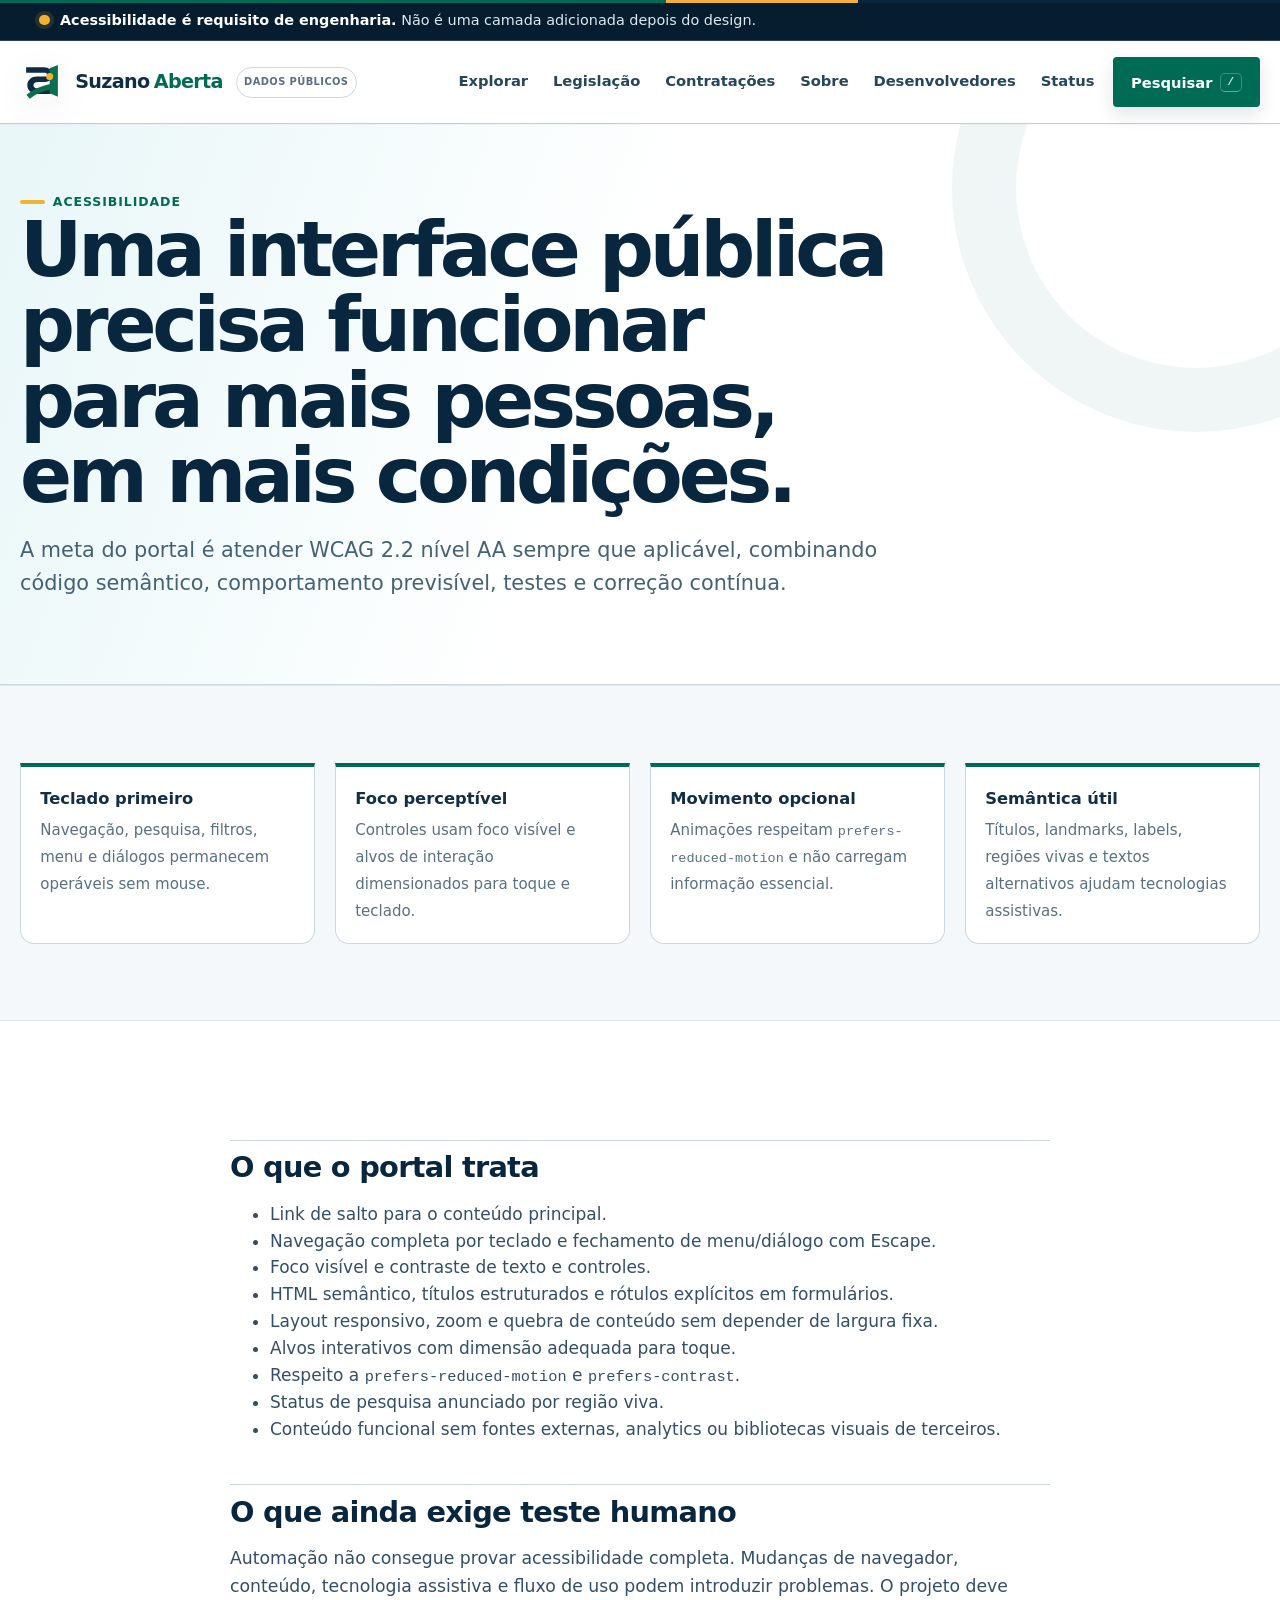
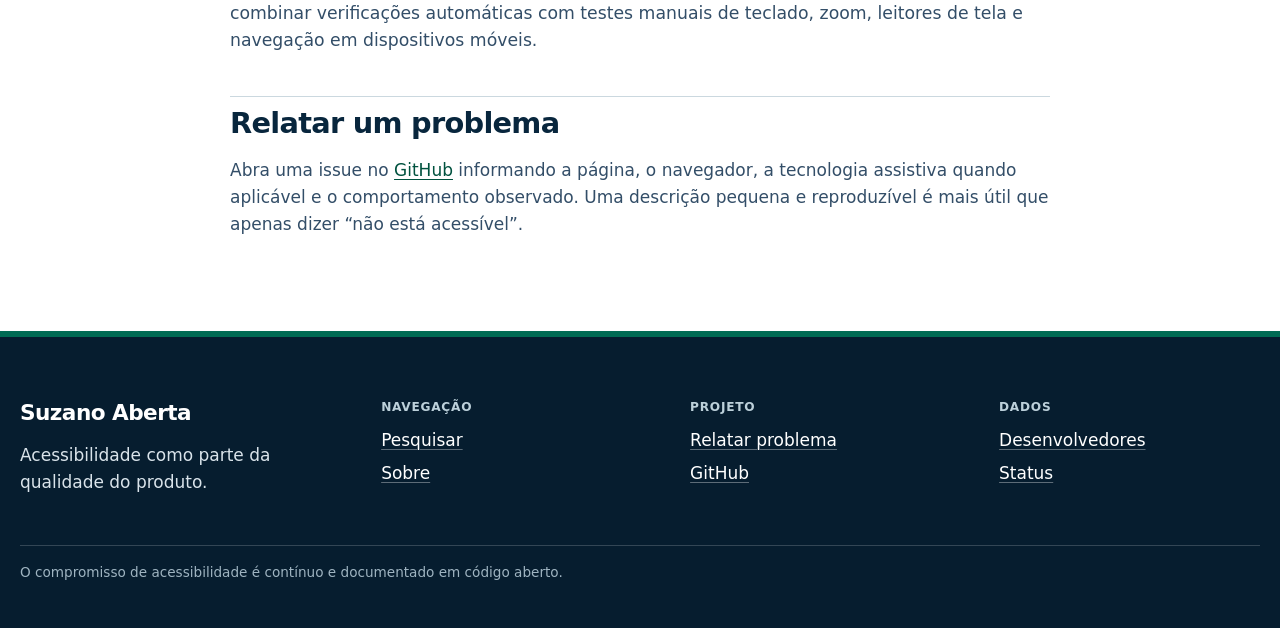
<file: web/acessibilidade.html>
<!doctype html>
<html lang="pt-BR">
<head>
  <meta charset="utf-8">
  <meta name="viewport" content="width=device-width, initial-scale=1">
  <meta name="description" content="Compromissos, práticas e limites de acessibilidade do portal Suzano Aberta.">
  <meta name="theme-color" content="#081f33">
  <meta name="color-scheme" content="light">
  <title>Acessibilidade — Suzano Aberta</title>
  <link rel="icon" href="./assets/favicon.svg" type="image/svg+xml">
  <link rel="manifest" href="./manifest.webmanifest">
  <link rel="stylesheet" href="./assets/styles.css">
  <link rel="stylesheet" href="./assets/portal-v4.css">
  <script defer src="./assets/app.js"></script>
  <script defer src="./assets/portal-v4.js"></script>
</head>
<body>
<a class="skip-link" href="#conteudo">Ir para o conteúdo</a>
<div class="independence-banner"><div class="wrap"><span class="banner-dot" aria-hidden="true"></span><span><strong>Acessibilidade é requisito de engenharia.</strong> Não é uma camada adicionada depois do design.</span></div></div>
<header class="site-header"><div class="wrap header-inner"><a class="brand" href="./index.html" aria-label="Suzano Aberta — início"><img src="./assets/mark.svg" alt=""><span class="brand-name"><span>Suzano</span><span>Aberta</span></span></a><nav class="nav" aria-label="Navegação principal"><a href="./explorar.html">Explorar</a><a href="./legislacao.html">Legislação</a><a href="./contratacoes.html">Contratações</a><a href="./sobre.html">Sobre</a><a href="./desenvolvedores.html">Desenvolvedores</a><a href="./status.html">Status</a></nav></div></header>
<main id="conteudo">
  <section class="page-hero"><div class="wrap"><span class="eyebrow">Acessibilidade</span><h1>Uma interface pública precisa funcionar para mais pessoas, em mais condições.</h1><p class="lead">A meta do portal é atender WCAG 2.2 nível AA sempre que aplicável, combinando código semântico, comportamento previsível, testes e correção contínua.</p></div></section>
  <section class="section section-tint"><div class="wrap"><div class="trust-grid"><div class="trust-item"><strong>Teclado primeiro</strong><span>Navegação, pesquisa, filtros, menu e diálogos permanecem operáveis sem mouse.</span></div><div class="trust-item"><strong>Foco perceptível</strong><span>Controles usam foco visível e alvos de interação dimensionados para toque e teclado.</span></div><div class="trust-item"><strong>Movimento opcional</strong><span>Animações respeitam <code>prefers-reduced-motion</code> e não carregam informação essencial.</span></div><div class="trust-item"><strong>Semântica útil</strong><span>Títulos, landmarks, labels, regiões vivas e textos alternativos ajudam tecnologias assistivas.</span></div></div></div></section>
  <section class="section"><div class="wrap prose">
    <h2>O que o portal trata</h2><ul><li>Link de salto para o conteúdo principal.</li><li>Navegação completa por teclado e fechamento de menu/diálogo com Escape.</li><li>Foco visível e contraste de texto e controles.</li><li>HTML semântico, títulos estruturados e rótulos explícitos em formulários.</li><li>Layout responsivo, zoom e quebra de conteúdo sem depender de largura fixa.</li><li>Alvos interativos com dimensão adequada para toque.</li><li>Respeito a <code>prefers-reduced-motion</code> e <code>prefers-contrast</code>.</li><li>Status de pesquisa anunciado por região viva.</li><li>Conteúdo funcional sem fontes externas, analytics ou bibliotecas visuais de terceiros.</li></ul>
    <h2>O que ainda exige teste humano</h2><p>Automação não consegue provar acessibilidade completa. Mudanças de navegador, conteúdo, tecnologia assistiva e fluxo de uso podem introduzir problemas. O projeto deve combinar verificações automáticas com testes manuais de teclado, zoom, leitores de tela e navegação em dispositivos móveis.</p>
    <h2>Relatar um problema</h2><p>Abra uma issue no <a href="https://github.com/MukaSanches/suzano-aberta/issues">GitHub</a> informando a página, o navegador, a tecnologia assistiva quando aplicável e o comportamento observado. Uma descrição pequena e reproduzível é mais útil que apenas dizer “não está acessível”.</p>
  </div></section>
</main>
<footer class="footer"><div class="wrap"><div class="footer-grid"><div><h2>Suzano Aberta</h2><p>Acessibilidade como parte da qualidade do produto.</p></div><div><h3>Navegação</h3><ul><li><a href="./explorar.html">Pesquisar</a></li><li><a href="./sobre.html">Sobre</a></li></ul></div><div><h3>Projeto</h3><ul><li><a href="https://github.com/MukaSanches/suzano-aberta/issues">Relatar problema</a></li><li><a href="https://github.com/MukaSanches/suzano-aberta">GitHub</a></li></ul></div><div><h3>Dados</h3><ul><li><a href="./desenvolvedores.html">Desenvolvedores</a></li><li><a href="./status.html">Status</a></li></ul></div></div><div class="footer-small">O compromisso de acessibilidade é contínuo e documentado em código aberto.</div></div></footer>
</body>
</html>
</file>
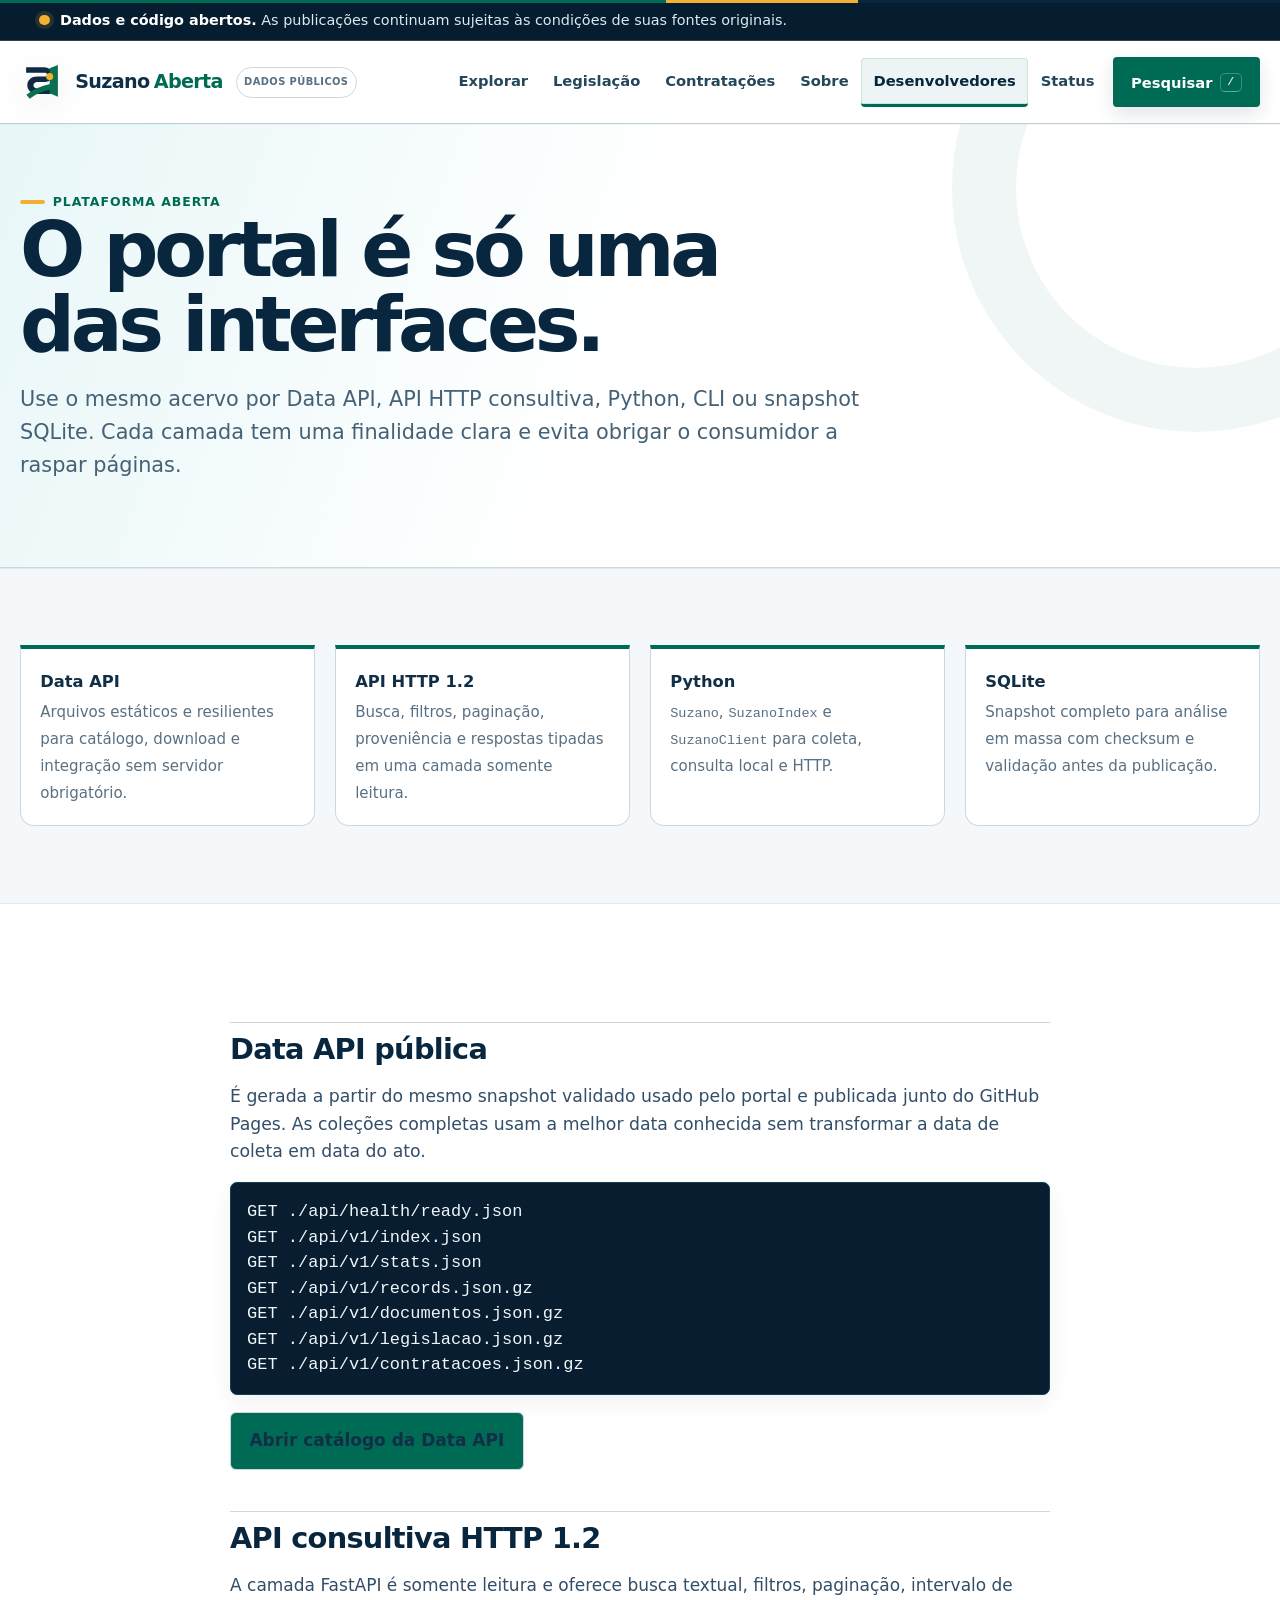
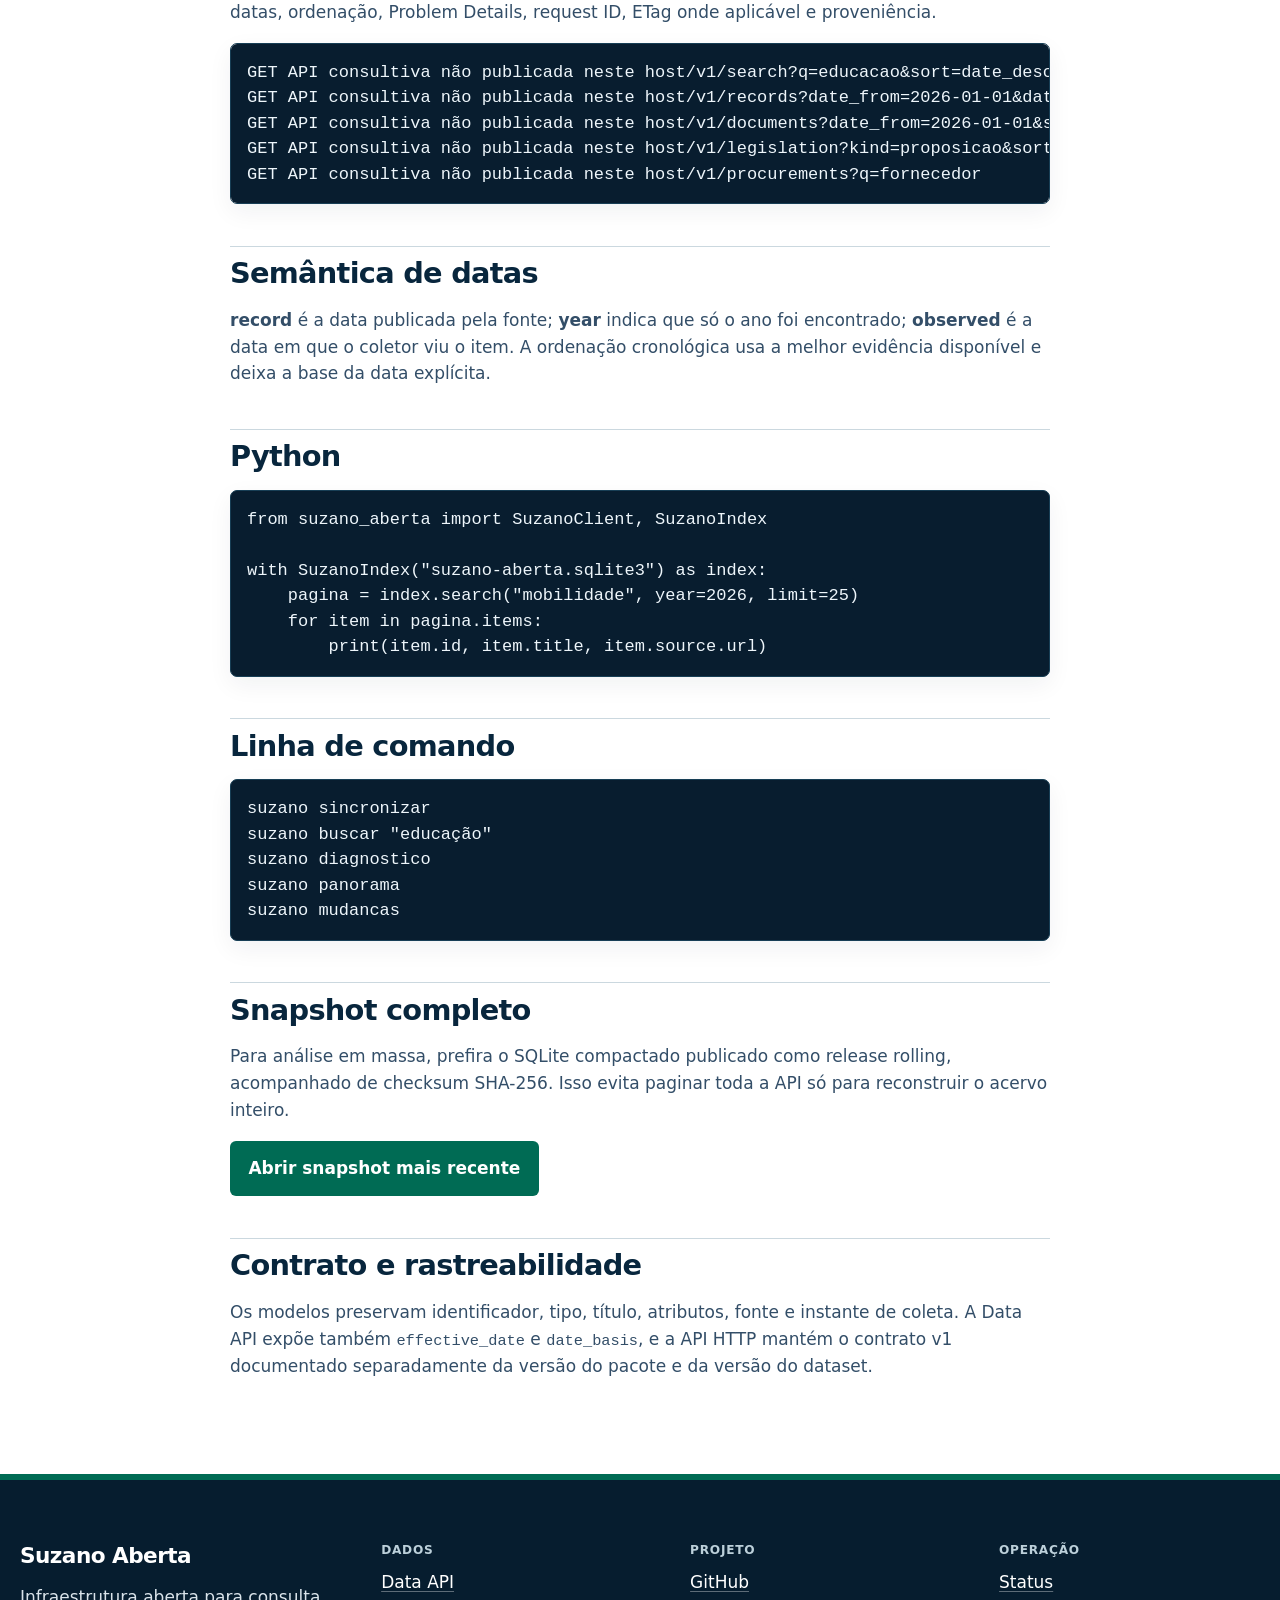
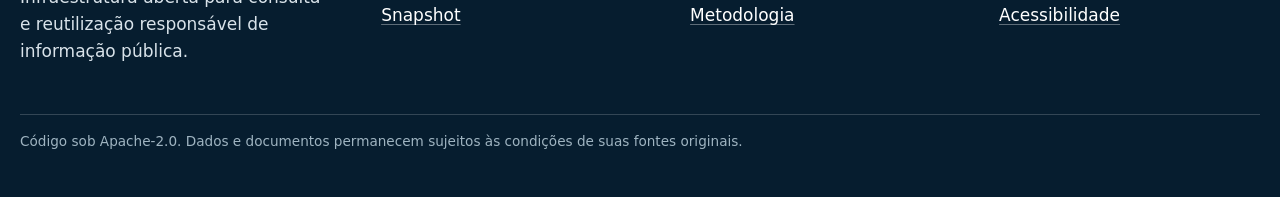
<file: web/desenvolvedores.html>
<!doctype html>
<html lang="pt-BR">
<head>
  <meta charset="utf-8">
  <meta name="viewport" content="width=device-width, initial-scale=1">
  <meta name="description" content="Data API, API consultiva, biblioteca Python, CLI e snapshots públicos do Suzano Aberta.">
  <meta name="theme-color" content="#081f33">
  <meta name="color-scheme" content="light">
  <title>Desenvolvedores — Suzano Aberta</title>
  <link rel="icon" href="./assets/favicon.svg" type="image/svg+xml">
  <link rel="manifest" href="./manifest.webmanifest">
  <link rel="stylesheet" href="./assets/styles.css">
  <link rel="stylesheet" href="./assets/portal-v4.css">
  <script defer src="./assets/app.js"></script>
  <script defer src="./assets/portal-v4.js"></script>
</head>
<body>
<a class="skip-link" href="#conteudo">Ir para o conteúdo</a>
<div class="independence-banner"><div class="wrap"><span class="banner-dot" aria-hidden="true"></span><span><strong>Dados e código abertos.</strong> As publicações continuam sujeitas às condições de suas fontes originais.</span></div></div>
<header class="site-header"><div class="wrap header-inner"><a class="brand" href="./index.html" aria-label="Suzano Aberta — início"><img src="./assets/mark.svg" alt=""><span class="brand-name"><span>Suzano</span><span>Aberta</span></span></a><nav class="nav" aria-label="Navegação principal"><a href="./explorar.html">Explorar</a><a href="./legislacao.html">Legislação</a><a href="./contratacoes.html">Contratações</a><a href="./sobre.html">Sobre</a><a aria-current="page" href="./desenvolvedores.html">Desenvolvedores</a><a href="./status.html">Status</a></nav></div></header>
<main id="conteudo">
  <section class="page-hero"><div class="wrap"><span class="eyebrow">Plataforma aberta</span><h1>O portal é só uma das interfaces.</h1><p class="lead">Use o mesmo acervo por Data API, API HTTP consultiva, Python, CLI ou snapshot SQLite. Cada camada tem uma finalidade clara e evita obrigar o consumidor a raspar páginas.</p></div></section>
  <section class="section section-tint"><div class="wrap"><div class="trust-grid"><div class="trust-item"><strong>Data API</strong><span>Arquivos estáticos e resilientes para catálogo, download e integração sem servidor obrigatório.</span></div><div class="trust-item"><strong>API HTTP 1.2</strong><span>Busca, filtros, paginação, proveniência e respostas tipadas em uma camada somente leitura.</span></div><div class="trust-item"><strong>Python</strong><span><code>Suzano</code>, <code>SuzanoIndex</code> e <code>SuzanoClient</code> para coleta, consulta local e HTTP.</span></div><div class="trust-item"><strong>SQLite</strong><span>Snapshot completo para análise em massa com checksum e validação antes da publicação.</span></div></div></div></section>
  <section class="section"><div class="wrap prose">
    <h2>Data API pública</h2><p>É gerada a partir do mesmo snapshot validado usado pelo portal e publicada junto do GitHub Pages. As coleções completas usam a melhor data conhecida sem transformar a data de coleta em data do ato.</p><pre>GET <span data-static-api-base>./api</span>/health/ready.json
GET <span data-static-api-base>./api</span>/v1/index.json
GET <span data-static-api-base>./api</span>/v1/stats.json
GET <span data-static-api-base>./api</span>/v1/records.json.gz
GET <span data-static-api-base>./api</span>/v1/documentos.json.gz
GET <span data-static-api-base>./api</span>/v1/legislacao.json.gz
GET <span data-static-api-base>./api</span>/v1/contratacoes.json.gz</pre><p><a class="button button-quiet" data-api-link href="./api/v1/index.json">Abrir catálogo da Data API</a></p>
    <h2>API consultiva HTTP 1.2</h2><p>A camada FastAPI é somente leitura e oferece busca textual, filtros, paginação, intervalo de datas, ordenação, Problem Details, request ID, ETag onde aplicável e proveniência.</p><pre>GET <span data-api-base>API consultiva</span>/v1/search?q=educacao&amp;sort=date_desc
GET <span data-api-base>API consultiva</span>/v1/records?date_from=2026-01-01&amp;date_to=2026-12-31
GET <span data-api-base>API consultiva</span>/v1/documents?date_from=2026-01-01&amp;sort=date_desc
GET <span data-api-base>API consultiva</span>/v1/legislation?kind=proposicao&amp;sort=date_desc
GET <span data-api-base>API consultiva</span>/v1/procurements?q=fornecedor</pre>
    <h2>Semântica de datas</h2><p><strong>record</strong> é a data publicada pela fonte; <strong>year</strong> indica que só o ano foi encontrado; <strong>observed</strong> é a data em que o coletor viu o item. A ordenação cronológica usa a melhor evidência disponível e deixa a base da data explícita.</p>
    <h2>Python</h2><pre>from suzano_aberta import SuzanoClient, SuzanoIndex

with SuzanoIndex("suzano-aberta.sqlite3") as index:
    pagina = index.search("mobilidade", year=2026, limit=25)
    for item in pagina.items:
        print(item.id, item.title, item.source.url)</pre>
    <h2>Linha de comando</h2><pre>suzano sincronizar
suzano buscar "educação"
suzano diagnostico
suzano panorama
suzano mudancas</pre>
    <h2>Snapshot completo</h2><p>Para análise em massa, prefira o SQLite compactado publicado como release rolling, acompanhado de checksum SHA-256. Isso evita paginar toda a API só para reconstruir o acervo inteiro.</p><p><a class="button" href="https://github.com/MukaSanches/suzano-aberta/releases/tag/data-latest">Abrir snapshot mais recente</a></p>
    <h2>Contrato e rastreabilidade</h2><p>Os modelos preservam identificador, tipo, título, atributos, fonte e instante de coleta. A Data API expõe também <code>effective_date</code> e <code>date_basis</code>, e a API HTTP mantém o contrato v1 documentado separadamente da versão do pacote e da versão do dataset.</p>
  </div></section>
</main>
<footer class="footer"><div class="wrap"><div class="footer-grid"><div><h2>Suzano Aberta</h2><p>Infraestrutura aberta para consulta e reutilização responsável de informação pública.</p></div><div><h3>Dados</h3><ul><li><a href="./api/v1/index.json">Data API</a></li><li><a href="https://github.com/MukaSanches/suzano-aberta/releases/tag/data-latest">Snapshot</a></li></ul></div><div><h3>Projeto</h3><ul><li><a href="https://github.com/MukaSanches/suzano-aberta">GitHub</a></li><li><a href="./sobre.html">Metodologia</a></li></ul></div><div><h3>Operação</h3><ul><li><a href="./status.html">Status</a></li><li><a href="./acessibilidade.html">Acessibilidade</a></li></ul></div></div><div class="footer-small">Código sob Apache-2.0. Dados e documentos permanecem sujeitos às condições de suas fontes originais.</div></div></footer>
</body>
</html>
</file>
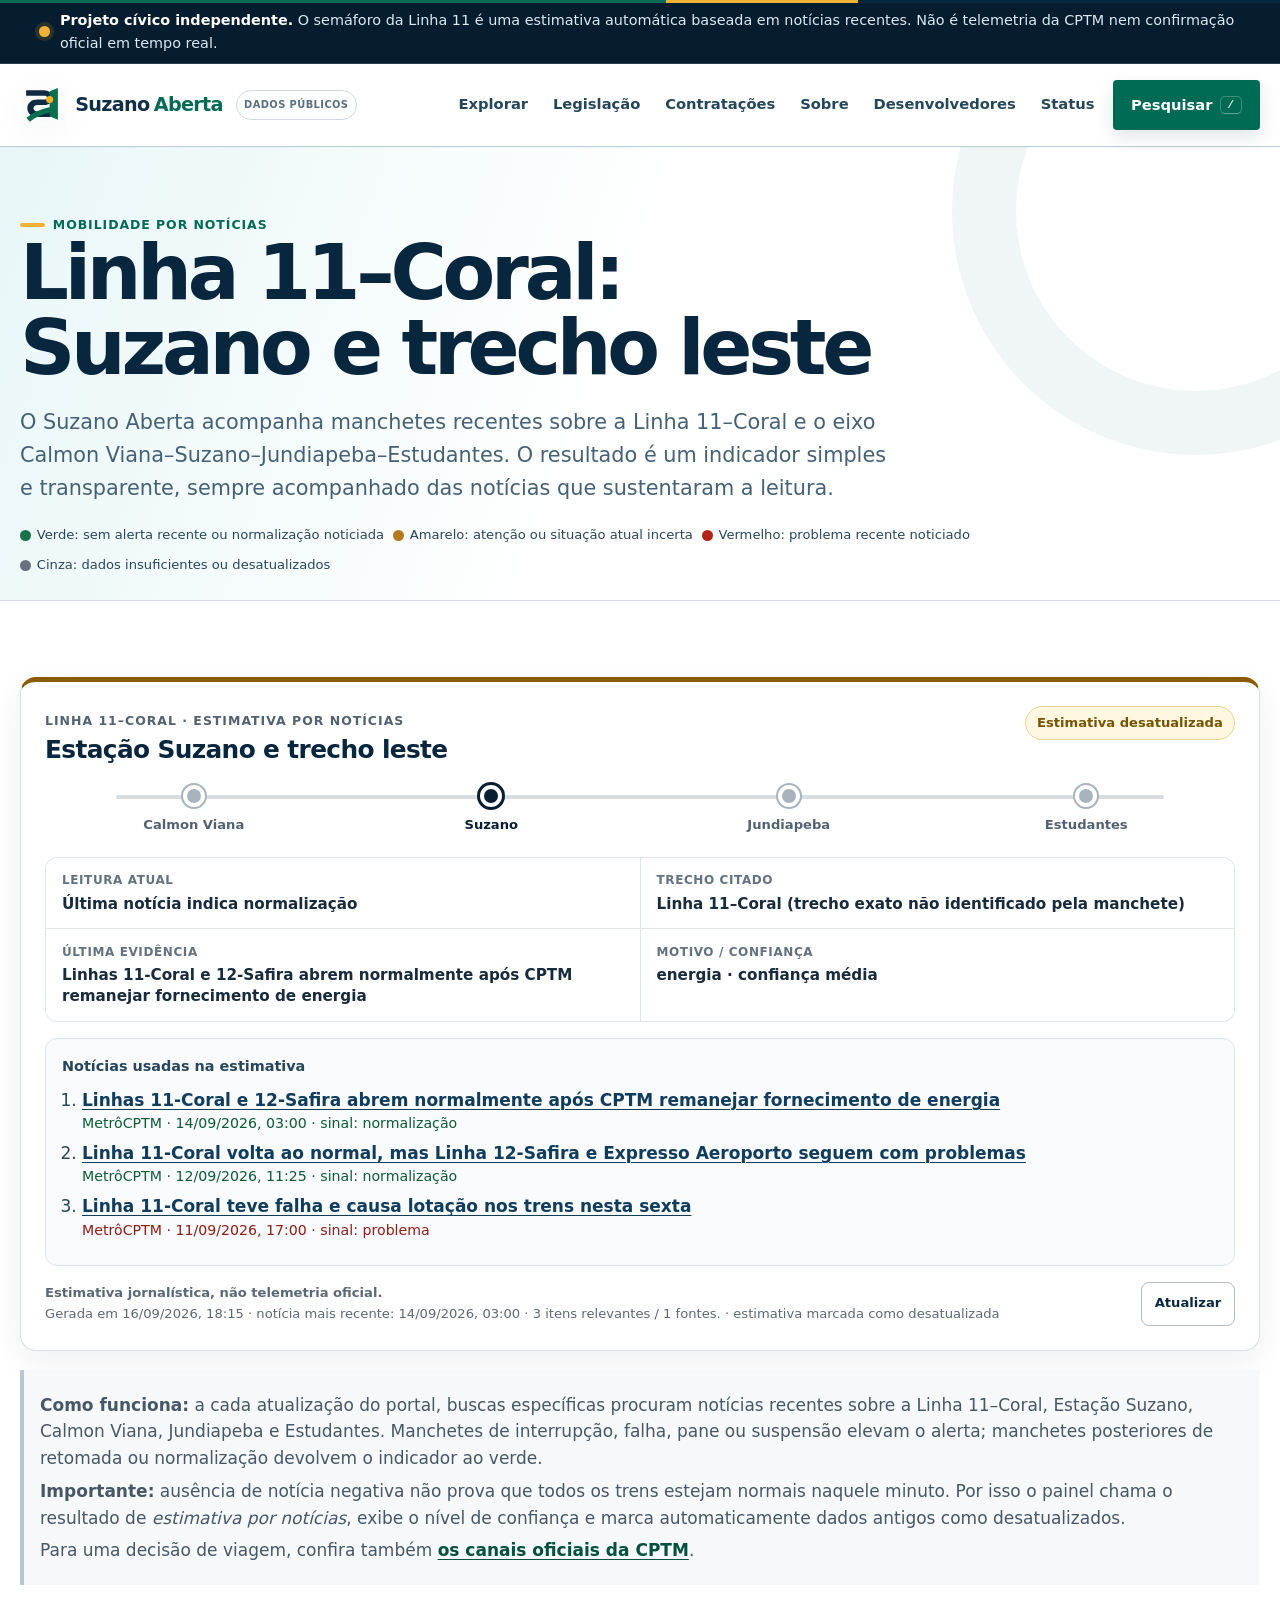
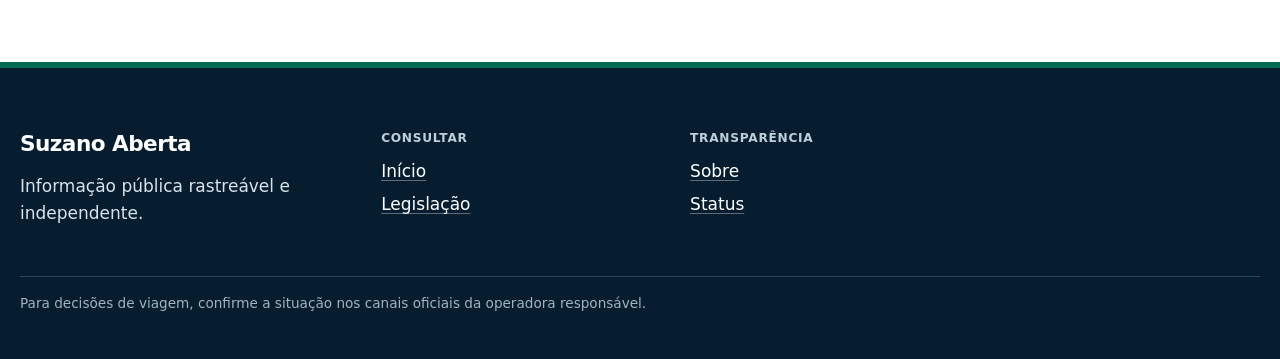
<file: web/linha-11.html>
<!doctype html>
<html lang="pt-BR">
<head>
  <meta charset="utf-8">
  <meta name="viewport" content="width=device-width, initial-scale=1">
  <meta name="description" content="Estimativa da situação da Linha 11–Coral baseada em notícias recentes, com foco em Suzano, Calmon Viana, Jundiapeba e Estudantes.">
  <meta name="theme-color" content="#081f33">
  <title>Linha 11–Coral — notícias e situação estimada — Suzano Aberta</title>
  <link rel="icon" href="./assets/favicon.svg" type="image/svg+xml">
  <link rel="manifest" href="./manifest.webmanifest">
  <link rel="stylesheet" href="./assets/styles.css">
  <link rel="stylesheet" href="./assets/portal-v2.css">
  <link rel="stylesheet" href="./assets/portal-v4.css">
  <link rel="stylesheet" href="./assets/portal-v11.css">
  <link rel="stylesheet" href="./assets/line11.css">
  <script defer src="./assets/app.js"></script>
  <script defer src="./assets/portal-v4.js"></script>
  <script defer src="./assets/line11.js"></script>
</head>
<body>
<a class="skip-link" href="#conteudo">Ir para o conteúdo</a>
<div class="independence-banner"><div class="wrap"><span class="banner-dot" aria-hidden="true"></span><span><strong>Projeto cívico independente.</strong> O semáforo da Linha 11 é uma estimativa automática baseada em notícias recentes. Não é telemetria da CPTM nem confirmação oficial em tempo real.</span></div></div>
<header class="site-header"><div class="wrap header-inner"><a class="brand" href="./index.html" aria-label="Suzano Aberta — início"><img src="./assets/mark.svg" alt=""><span class="brand-name"><span>Suzano</span><span>Aberta</span></span></a><nav class="nav" aria-label="Navegação principal"><a href="./explorar.html">Explorar</a><a href="./legislacao.html">Legislação</a><a href="./contratacoes.html">Contratações</a><a aria-current="page" href="./linha-11.html">Linha 11</a><a href="./status.html">Status</a></nav></div></header>
<main id="conteudo">
  <section class="page-hero line11-page-hero"><div class="wrap"><span class="eyebrow">Mobilidade por notícias</span><h1>Linha 11–Coral: Suzano e trecho leste</h1><p class="lead">O Suzano Aberta acompanha manchetes recentes sobre a Linha 11–Coral e o eixo Calmon Viana–Suzano–Jundiapeba–Estudantes. O resultado é um indicador simples e transparente, sempre acompanhado das notícias que sustentaram a leitura.</p><ul class="line11-legend" aria-label="Legenda do indicador"><li class="green"><i aria-hidden="true"></i>Verde: sem alerta recente ou normalização noticiada</li><li class="yellow"><i aria-hidden="true"></i>Amarelo: atenção ou situação atual incerta</li><li class="red"><i aria-hidden="true"></i>Vermelho: problema recente noticiado</li><li class="gray"><i aria-hidden="true"></i>Cinza: dados insuficientes ou desatualizados</li></ul></div></section>
  <section class="section"><div class="wrap">
    <div class="line11-widget" data-line11-widget aria-live="polite"><div class="line11-loading" role="status">Lendo as notícias mais recentes da Linha 11…</div></div>
    <div class="line11-source-note">
      <p><strong>Como funciona:</strong> a cada atualização do portal, buscas específicas procuram notícias recentes sobre a Linha 11–Coral, Estação Suzano, Calmon Viana, Jundiapeba e Estudantes. Manchetes de interrupção, falha, pane ou suspensão elevam o alerta; manchetes posteriores de retomada ou normalização devolvem o indicador ao verde.</p>
      <p><strong>Importante:</strong> ausência de notícia negativa não prova que todos os trens estejam normais naquele minuto. Por isso o painel chama o resultado de <em>estimativa por notícias</em>, exibe o nível de confiança e marca automaticamente dados antigos como desatualizados.</p>
      <p>Para uma decisão de viagem, confira também <a href="https://www.cptm.sp.gov.br/cptm" target="_blank" rel="noopener noreferrer">os canais oficiais da CPTM</a>.</p>
    </div>
  </div></section>
</main>
<footer class="footer"><div class="wrap footer-grid"><div><h2>Suzano Aberta</h2><p>Informação pública rastreável e independente.</p></div><div><h3>Consultar</h3><ul><li><a href="./index.html">Início</a></li><li><a href="./legislacao.html">Legislação</a></li></ul></div><div><h3>Transparência</h3><ul><li><a href="./sobre.html">Sobre</a></li><li><a href="./status.html">Status</a></li></ul></div></div><div class="wrap footer-small">Para decisões de viagem, confirme a situação nos canais oficiais da operadora responsável.</div></footer>
</body>
</html>
</file>
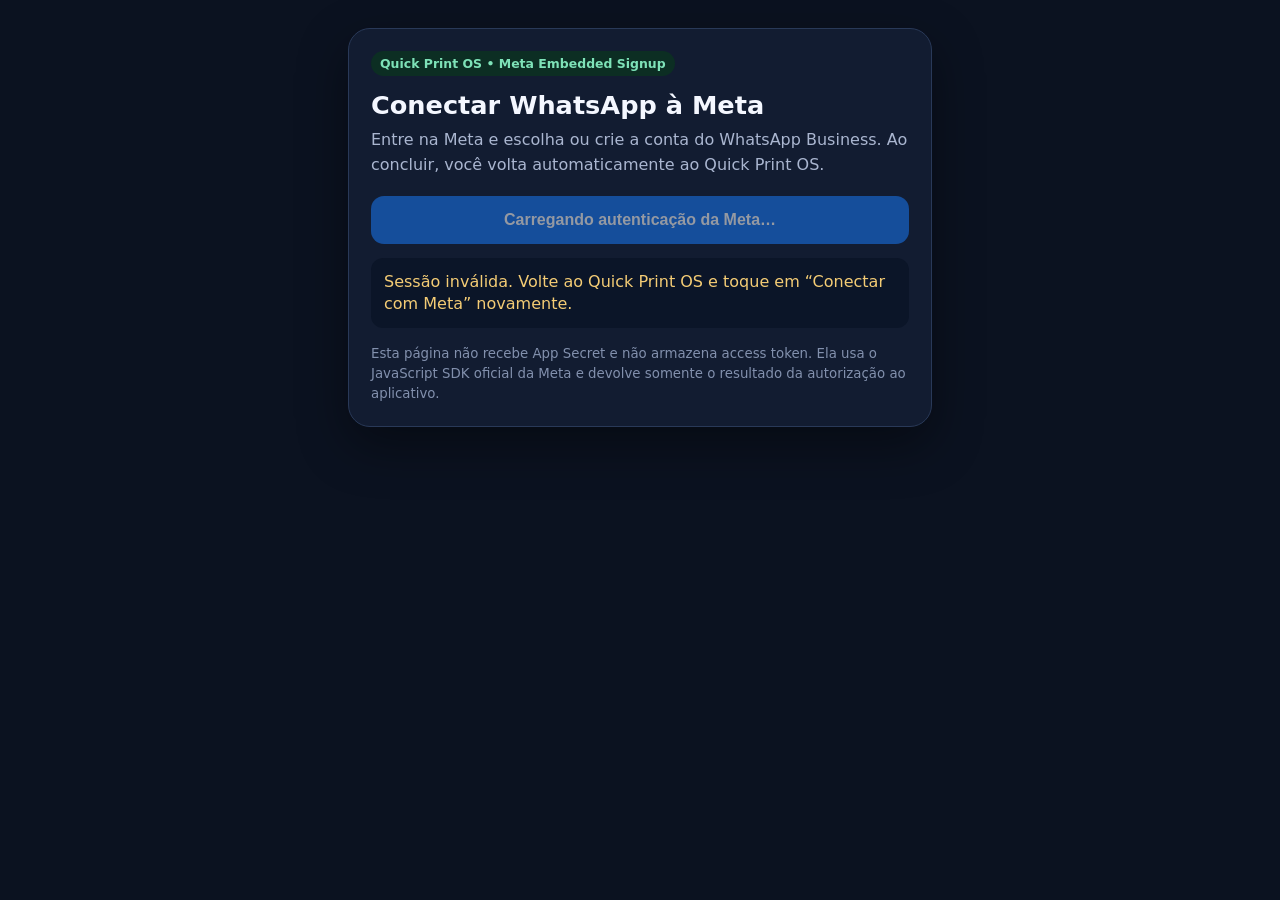
<file: web/quickprint-meta-connect.html>
<!doctype html>
<html lang="pt-BR">
<head>
  <meta charset="utf-8">
  <meta name="viewport" content="width=device-width,initial-scale=1">
  <meta name="referrer" content="no-referrer">
  <title>Quick Print OS • Conectar WhatsApp à Meta</title>
  <style>
    :root{color-scheme:dark}*{box-sizing:border-box}body{margin:0;font-family:system-ui,-apple-system,Segoe UI,sans-serif;background:#0b1220;color:#f4f7ff}main{max-width:620px;margin:0 auto;padding:28px 18px}.card{background:#121c31;border:1px solid #293958;border-radius:22px;padding:22px;box-shadow:0 18px 50px #0006}h1{font-size:1.6rem;margin:0 0 8px}.sub{color:#aab6d0;line-height:1.55;margin:0 0 18px}.badge{display:inline-block;padding:5px 9px;border-radius:999px;background:#0c2e23;color:#7ee2b8;font-size:.78rem;font-weight:700;margin-bottom:14px}button{width:100%;border:0;border-radius:13px;padding:15px;font-weight:800;font-size:1rem;background:#1877f2;color:#fff;cursor:pointer}button:disabled{opacity:.55;cursor:wait}.status{margin-top:14px;padding:13px;border-radius:12px;background:#0b1528;color:#c8d2e8;line-height:1.4}.warn{color:#f4cc75}small{display:block;color:#8290ad;line-height:1.5;margin-top:16px}code{word-break:break-all}</style>
</head>
<body>
<div id="fb-root"></div>
<main><div class="card">
  <div class="badge">Quick Print OS • Meta Embedded Signup</div>
  <h1>Conectar WhatsApp à Meta</h1>
  <p class="sub">Entre na Meta e escolha ou crie a conta do WhatsApp Business. Ao concluir, você volta automaticamente ao Quick Print OS.</p>
  <button id="connect" disabled>Carregando autenticação da Meta…</button>
  <div id="status" class="status">Validando sessão segura…</div>
  <small>Esta página não recebe App Secret e não armazena access token. Ela usa o JavaScript SDK oficial da Meta e devolve somente o resultado da autorização ao aplicativo.</small>
</div></main>
<script>
(() => {
  'use strict';
  const qs = new URLSearchParams(location.search);
  const appId = (qs.get('app_id') || '').replace(/\D/g,'');
  const configId = (qs.get('config_id') || '').replace(/\D/g,'');
  const state = (qs.get('state') || '').trim();
  const coexistence = qs.get('coexistence') !== '0';
  const statusEl = document.getElementById('status');
  const button = document.getElementById('connect');
  let authCode = '';
  let authToken = '';
  let sessionInfo = null;
  let finished = false;

  function setStatus(text, warn=false){ statusEl.textContent=text; statusEl.classList.toggle('warn',warn); }
  function valid(){ return /^\d{5,32}$/.test(appId) && /^\d{5,64}$/.test(configId) && /^[A-Za-z0-9_-]{20,180}$/.test(state); }
  function back(params){
    if(finished) return;
    finished=true;
    const out = new URLSearchParams({state, ...params});
    location.href='quickprintos://meta-whatsapp-auth?' + out.toString();
  }
  function maybeFinish(){
    if(finished || !sessionInfo || (!authCode && !authToken)) return;
    setStatus('Autorização concluída. Voltando ao Quick Print OS…');
    const params={status:'success'};
    if(authCode) params.code=authCode;
    else params.access_token=authToken;
    if(sessionInfo.waba_id) params.waba_id=String(sessionInfo.waba_id);
    if(sessionInfo.phone_number_id) params.phone_number_id=String(sessionInfo.phone_number_id);
    if(sessionInfo.business_id) params.business_id=String(sessionInfo.business_id);
    back(params);
  }

  if(!valid()){
    setStatus('Sessão inválida. Volte ao Quick Print OS e toque em “Conectar com Meta” novamente.', true);
    return;
  }

  window.addEventListener('message', event => {
    const allowed = new Set(['https://www.facebook.com','https://web.facebook.com','https://business.facebook.com']);
    if(!allowed.has(event.origin)) return;
    try{
      const data = typeof event.data === 'string' ? JSON.parse(event.data) : event.data;
      if(!data || data.type !== 'WA_EMBEDDED_SIGNUP') return;
      if(data.event === 'FINISH' || data.event === 'FINISH_ONLY_WABA'){
        sessionInfo = data.data || {};
        setStatus('Conta WhatsApp autorizada. Finalizando…');
        maybeFinish();
      } else if(data.event === 'CANCEL'){
        back({status:'cancelled'});
      } else if(data.event === 'ERROR'){
        back({status:'error',message:String(data?.data?.error_message || 'Erro no Embedded Signup').slice(0,240)});
      }
    }catch(_){ }
  });

  window.fbAsyncInit = function(){
    FB.init({appId, cookie:true, xfbml:true, version:'v26.0'});
    button.disabled=false;
    button.textContent='Entrar com Meta e conectar WhatsApp';
    setStatus('Pronto. Toque no botão para autenticar na Meta.');
  };

  button.addEventListener('click', () => {
    button.disabled=true;
    setStatus('Abrindo o fluxo oficial da Meta…');
    const extras={setup:{}};
    if(coexistence) extras.featureType='whatsapp_business_app_onboarding';
    FB.login(response => {
      button.disabled=false;
      if(response && response.authResponse){
        authCode = response.authResponse.code || '';
        authToken = response.authResponse.accessToken || '';
        maybeFinish();
      } else {
        setStatus('Login cancelado ou autorização não concluída.', true);
      }
    },{
      config_id:configId,
      auth_type:'rerequest',
      response_type:'code',
      override_default_response_type:true,
      extras
    });
  });
})();
</script>
<script async defer crossorigin="anonymous" src="https://connect.facebook.net/pt_BR/sdk.js"></script>
</body>
</html>
</file>
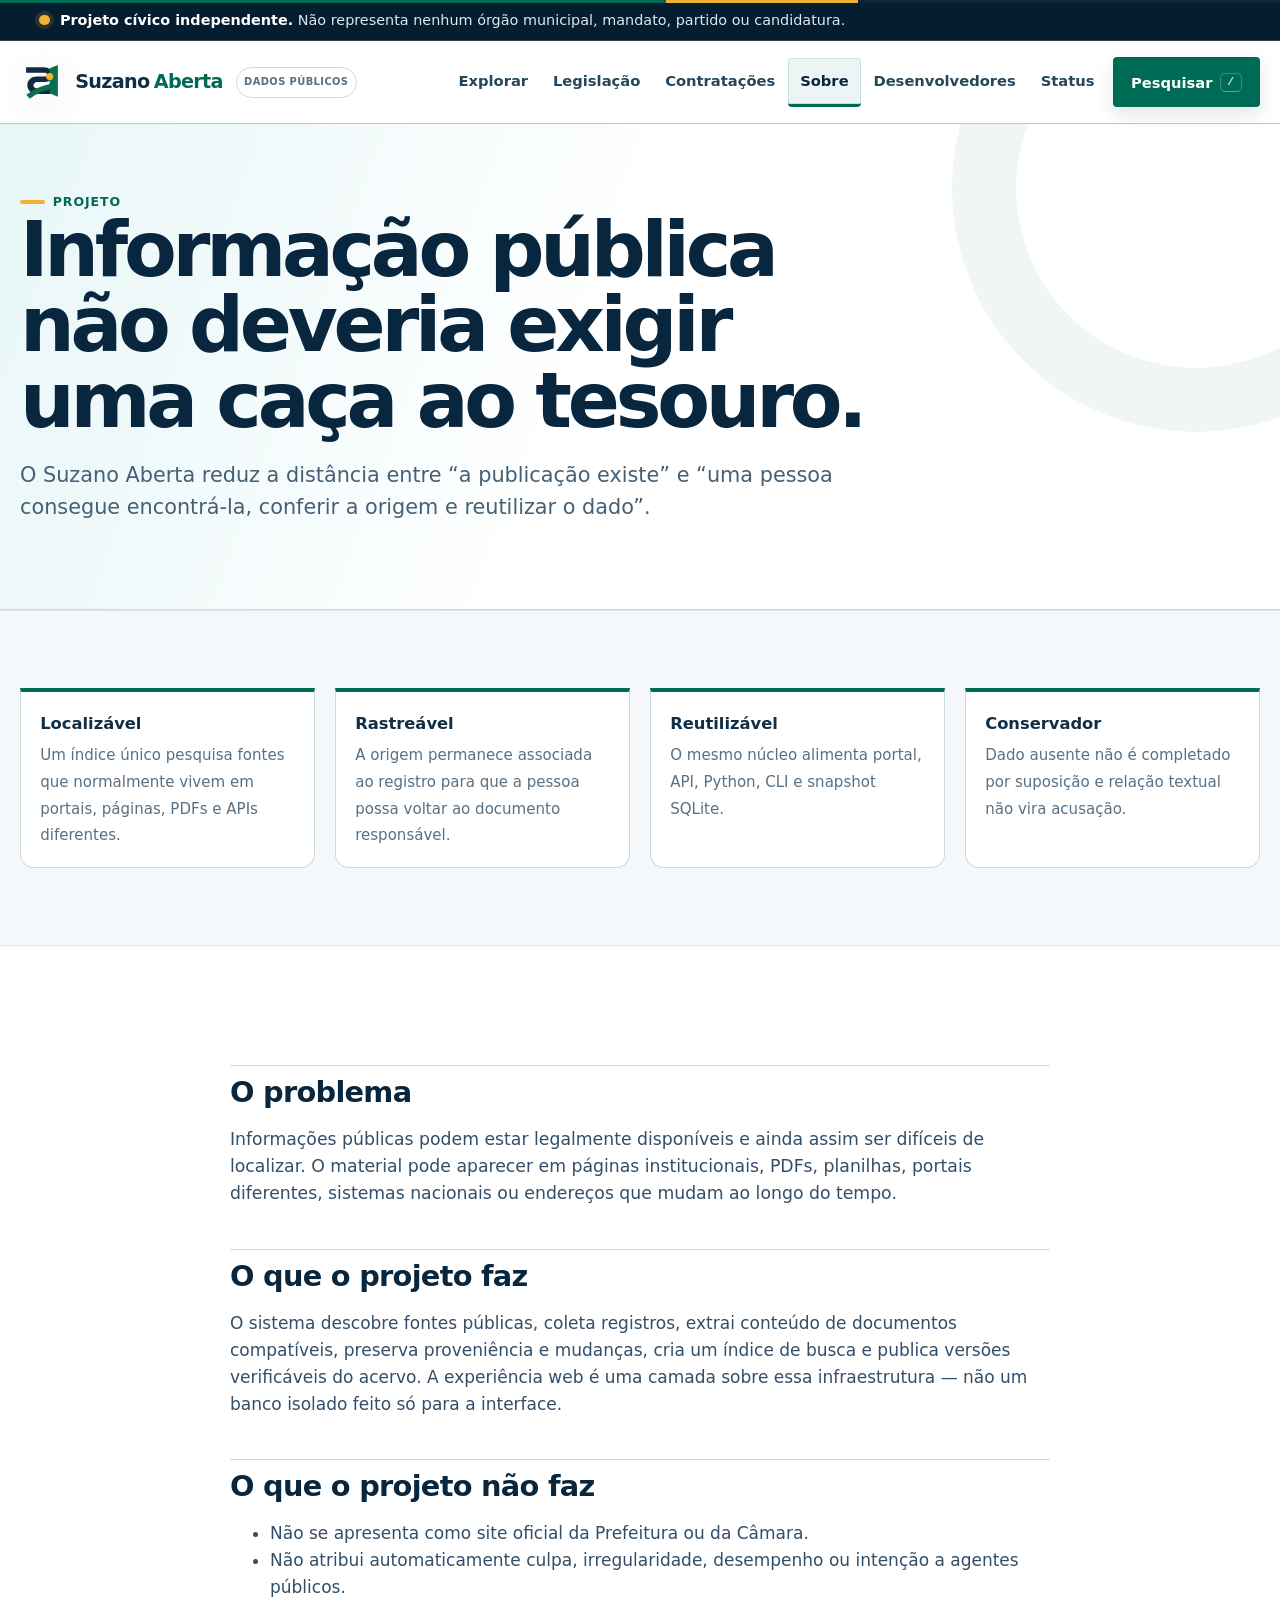
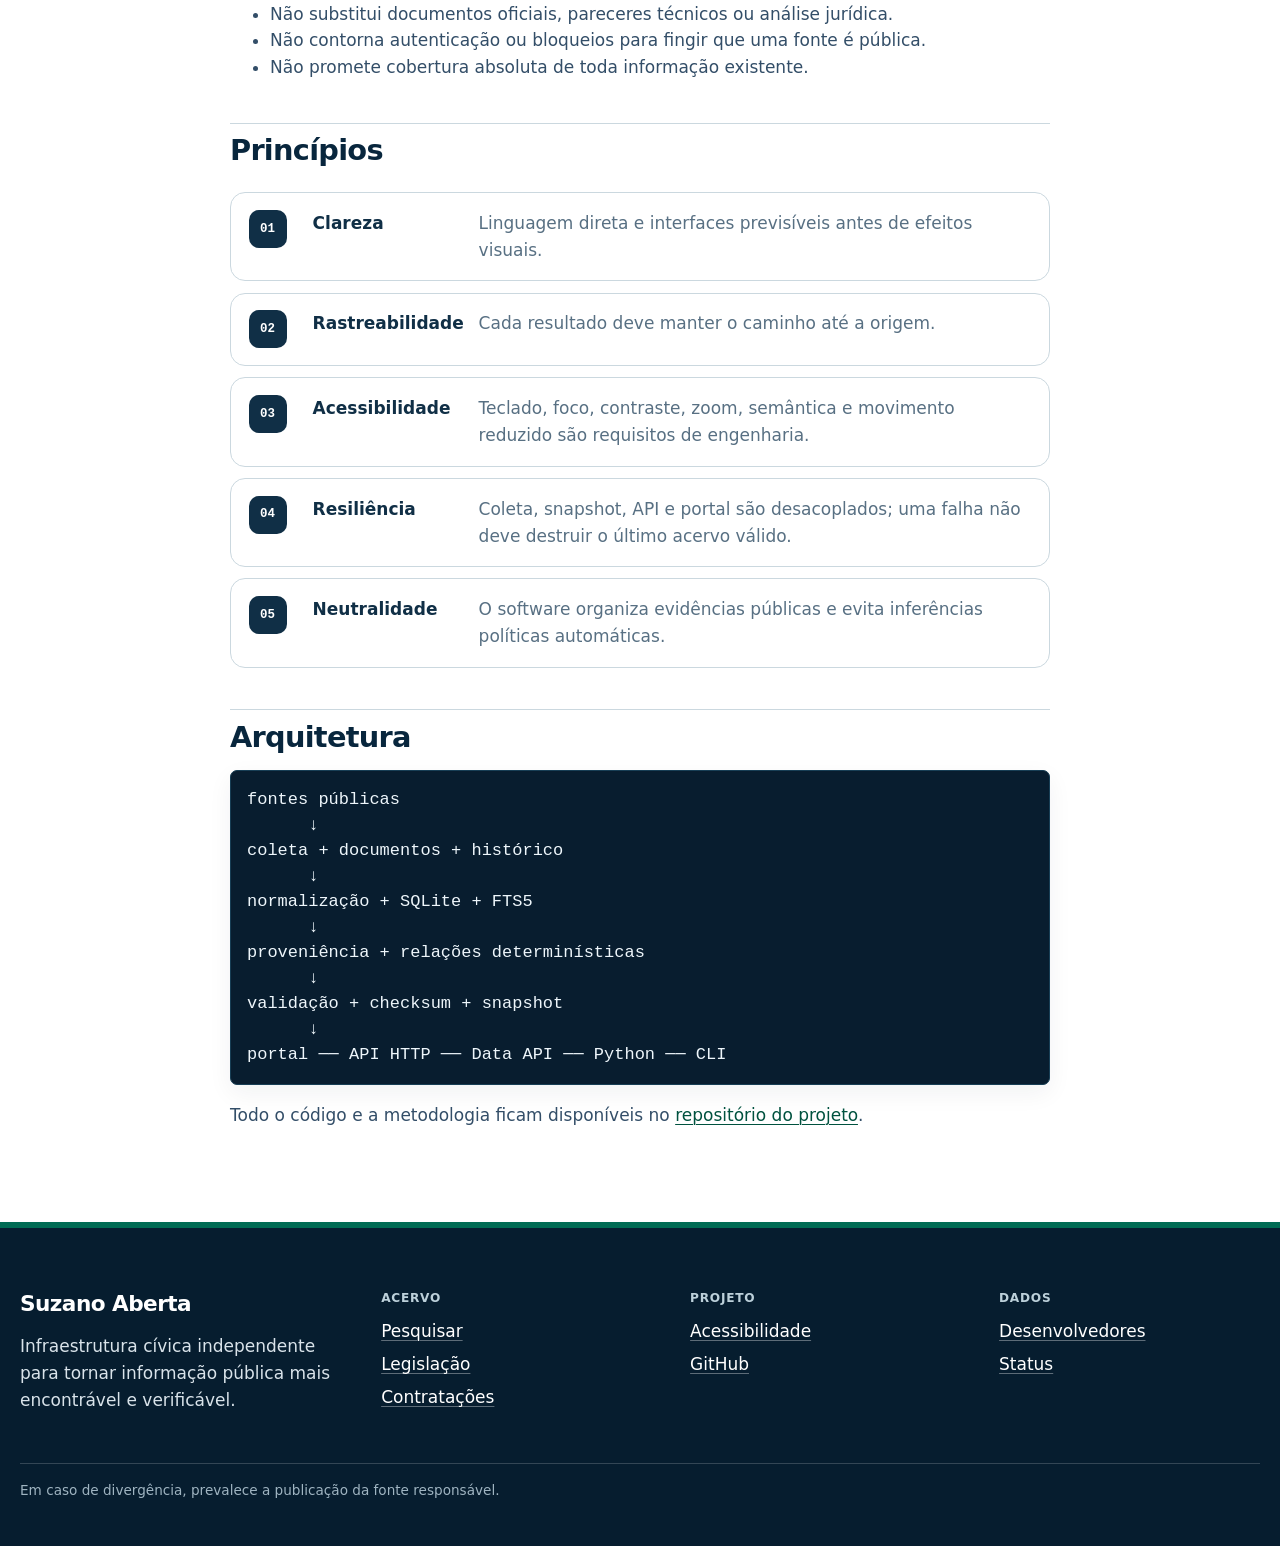
<file: web/sobre.html>
<!doctype html>
<html lang="pt-BR">
<head>
  <meta charset="utf-8">
  <meta name="viewport" content="width=device-width, initial-scale=1">
  <meta name="description" content="Conheça a missão, limites, arquitetura e princípios do Suzano Aberta.">
  <meta name="theme-color" content="#081f33">
  <meta name="color-scheme" content="light">
  <title>Sobre — Suzano Aberta</title>
  <link rel="icon" href="./assets/favicon.svg" type="image/svg+xml">
  <link rel="manifest" href="./manifest.webmanifest">
  <link rel="stylesheet" href="./assets/styles.css">
  <link rel="stylesheet" href="./assets/portal-v4.css">
  <script defer src="./assets/app.js"></script>
  <script defer src="./assets/portal-v4.js"></script>
</head>
<body>
<a class="skip-link" href="#conteudo">Ir para o conteúdo</a>
<div class="independence-banner"><div class="wrap"><span class="banner-dot" aria-hidden="true"></span><span><strong>Projeto cívico independente.</strong> Não representa nenhum órgão municipal, mandato, partido ou candidatura.</span></div></div>
<header class="site-header"><div class="wrap header-inner"><a class="brand" href="./index.html" aria-label="Suzano Aberta — início"><img src="./assets/mark.svg" alt=""><span class="brand-name"><span>Suzano</span><span>Aberta</span></span></a><nav class="nav" aria-label="Navegação principal"><a href="./explorar.html">Explorar</a><a href="./legislacao.html">Legislação</a><a href="./contratacoes.html">Contratações</a><a aria-current="page" href="./sobre.html">Sobre</a><a href="./desenvolvedores.html">Desenvolvedores</a><a href="./status.html">Status</a></nav></div></header>
<main id="conteudo">
  <section class="page-hero"><div class="wrap"><span class="eyebrow">Projeto</span><h1>Informação pública não deveria exigir uma caça ao tesouro.</h1><p class="lead">O Suzano Aberta reduz a distância entre “a publicação existe” e “uma pessoa consegue encontrá-la, conferir a origem e reutilizar o dado”.</p></div></section>
  <section class="section section-tint"><div class="wrap"><div class="trust-grid"><div class="trust-item"><strong>Localizável</strong><span>Um índice único pesquisa fontes que normalmente vivem em portais, páginas, PDFs e APIs diferentes.</span></div><div class="trust-item"><strong>Rastreável</strong><span>A origem permanece associada ao registro para que a pessoa possa voltar ao documento responsável.</span></div><div class="trust-item"><strong>Reutilizável</strong><span>O mesmo núcleo alimenta portal, API, Python, CLI e snapshot SQLite.</span></div><div class="trust-item"><strong>Conservador</strong><span>Dado ausente não é completado por suposição e relação textual não vira acusação.</span></div></div></div></section>
  <section class="section"><div class="wrap prose">
    <h2>O problema</h2><p>Informações públicas podem estar legalmente disponíveis e ainda assim ser difíceis de localizar. O material pode aparecer em páginas institucionais, PDFs, planilhas, portais diferentes, sistemas nacionais ou endereços que mudam ao longo do tempo.</p>
    <h2>O que o projeto faz</h2><p>O sistema descobre fontes públicas, coleta registros, extrai conteúdo de documentos compatíveis, preserva proveniência e mudanças, cria um índice de busca e publica versões verificáveis do acervo. A experiência web é uma camada sobre essa infraestrutura — não um banco isolado feito só para a interface.</p>
    <h2>O que o projeto não faz</h2><ul><li>Não se apresenta como site oficial da Prefeitura ou da Câmara.</li><li>Não atribui automaticamente culpa, irregularidade, desempenho ou intenção a agentes públicos.</li><li>Não substitui documentos oficiais, pareceres técnicos ou análise jurídica.</li><li>Não contorna autenticação ou bloqueios para fingir que uma fonte é pública.</li><li>Não promete cobertura absoluta de toda informação existente.</li></ul>
    <h2>Princípios</h2><div class="architecture"><div class="arch-row"><strong>Clareza</strong><span>Linguagem direta e interfaces previsíveis antes de efeitos visuais.</span></div><div class="arch-row"><strong>Rastreabilidade</strong><span>Cada resultado deve manter o caminho até a origem.</span></div><div class="arch-row"><strong>Acessibilidade</strong><span>Teclado, foco, contraste, zoom, semântica e movimento reduzido são requisitos de engenharia.</span></div><div class="arch-row"><strong>Resiliência</strong><span>Coleta, snapshot, API e portal são desacoplados; uma falha não deve destruir o último acervo válido.</span></div><div class="arch-row"><strong>Neutralidade</strong><span>O software organiza evidências públicas e evita inferências políticas automáticas.</span></div></div>
    <h2>Arquitetura</h2><pre>fontes públicas
      ↓
coleta + documentos + histórico
      ↓
normalização + SQLite + FTS5
      ↓
proveniência + relações determinísticas
      ↓
validação + checksum + snapshot
      ↓
portal ── API HTTP ── Data API ── Python ── CLI</pre>
    <p>Todo o código e a metodologia ficam disponíveis no <a href="https://github.com/MukaSanches/suzano-aberta">repositório do projeto</a>.</p>
  </div></section>
</main>
<footer class="footer"><div class="wrap"><div class="footer-grid"><div><h2>Suzano Aberta</h2><p>Infraestrutura cívica independente para tornar informação pública mais encontrável e verificável.</p></div><div><h3>Acervo</h3><ul><li><a href="./explorar.html">Pesquisar</a></li><li><a href="./legislacao.html">Legislação</a></li><li><a href="./contratacoes.html">Contratações</a></li></ul></div><div><h3>Projeto</h3><ul><li><a href="./acessibilidade.html">Acessibilidade</a></li><li><a href="https://github.com/MukaSanches/suzano-aberta">GitHub</a></li></ul></div><div><h3>Dados</h3><ul><li><a href="./desenvolvedores.html">Desenvolvedores</a></li><li><a href="./status.html">Status</a></li></ul></div></div><div class="footer-small">Em caso de divergência, prevalece a publicação da fonte responsável.</div></div></footer>
</body>
</html>
</file>
<file: web/assets/styles.css>
:root {
  color-scheme: light;
  --ink: #102a43;
  --ink-2: #243b53;
  --muted: #52697a;
  --green: #0b6e4f;
  --green-dark: #07533c;
  --green-soft: #e9f5ef;
  --gold: #f0b429;
  --gold-soft: #fff7d6;
  --surface: #ffffff;
  --surface-2: #f6f8fa;
  --surface-3: #edf2f7;
  --line: #d7e0e8;
  --danger: #a61b1b;
  --focus: #ffbf47;
  --shadow: 0 12px 34px rgba(16, 42, 67, .08);
  --radius: 14px;
  --radius-sm: 9px;
  --max: 1180px;
}

* { box-sizing: border-box; }
html { scroll-behavior: smooth; }
body {
  margin: 0;
  background: var(--surface);
  color: var(--ink-2);
  font-family: Inter, ui-sans-serif, system-ui, -apple-system, BlinkMacSystemFont, "Segoe UI", sans-serif;
  font-size: 17px;
  line-height: 1.58;
  text-rendering: optimizeLegibility;
}
img, svg { max-width: 100%; }
a { color: var(--green-dark); text-decoration-thickness: .08em; text-underline-offset: .18em; }
a:hover { text-decoration-thickness: .13em; }
button, input, select { font: inherit; }
button, a, input, select { -webkit-tap-highlight-color: transparent; }
:focus-visible { outline: 4px solid var(--focus); outline-offset: 3px; }
[hidden] { display: none !important; }

.skip-link {
  position: fixed; z-index: 1000; left: 1rem; top: 1rem;
  transform: translateY(-180%); background: #fff; color: #000;
  padding: .75rem 1rem; border: 2px solid #000; font-weight: 700;
}
.skip-link:focus { transform: none; }

.independence-banner { background: var(--ink); color: #fff; font-size: .9rem; }
.independence-banner .wrap { padding: .55rem 1.2rem; display: flex; gap: .65rem; align-items: center; }
.independence-banner strong { color: #fff; }
.independence-banner a { color: #fff; }
.banner-dot { width: .65rem; height: .65rem; border-radius: 50%; background: var(--gold); flex: 0 0 auto; }

.wrap { width: min(100% - 2rem, var(--max)); margin-inline: auto; }
.site-header { border-bottom: 1px solid var(--line); background: rgba(255,255,255,.96); position: sticky; top: 0; z-index: 50; backdrop-filter: blur(10px); }
.header-inner { min-height: 78px; display: flex; align-items: center; justify-content: space-between; gap: 1.5rem; }
.brand { display: inline-flex; align-items: center; gap: .75rem; color: var(--ink); text-decoration: none; font-weight: 800; letter-spacing: -.02em; }
.brand img { width: 48px; height: 48px; }
.brand-name { display: flex; gap: .22rem; font-size: 1.24rem; white-space: nowrap; }
.brand-name span:last-child { color: var(--green); }
.nav { display: flex; flex-wrap: wrap; gap: .25rem; align-items: center; }
.nav a { text-decoration: none; color: var(--ink-2); padding: .7rem .8rem; border-radius: .5rem; font-weight: 650; font-size: .95rem; }
.nav a:hover, .nav a[aria-current="page"] { background: var(--surface-2); color: var(--ink); }
.nav .nav-primary { background: var(--green); color: #fff; }
.nav .nav-primary:hover { background: var(--green-dark); color: #fff; }

.hero { padding: clamp(3.2rem, 8vw, 7rem) 0 4rem; background:
  radial-gradient(circle at 87% 13%, rgba(240,180,41,.16), transparent 24rem),
  linear-gradient(180deg, #f8fbfa 0%, #fff 100%); border-bottom: 1px solid var(--line); }
.hero-grid { display: grid; grid-template-columns: minmax(0, 1.35fr) minmax(270px, .65fr); gap: clamp(2rem, 6vw, 5rem); align-items: center; }
.eyebrow { display: inline-flex; align-items: center; gap: .5rem; color: var(--green-dark); font-weight: 800; font-size: .82rem; letter-spacing: .09em; text-transform: uppercase; }
.eyebrow::before { content: ""; width: 1.8rem; height: 3px; background: var(--gold); border-radius: 4px; }
h1, h2, h3 { color: var(--ink); line-height: 1.1; margin: 0 0 .75rem; letter-spacing: -.025em; }
h1 { font-size: clamp(2.55rem, 6vw, 5rem); max-width: 13ch; }
h2 { font-size: clamp(1.8rem, 4vw, 2.7rem); }
h3 { font-size: 1.2rem; }
.lead { font-size: clamp(1.08rem, 2vw, 1.3rem); max-width: 65ch; color: var(--muted); }
.hero-card { border: 1px solid var(--line); border-radius: 24px; padding: 1.2rem; box-shadow: var(--shadow); background: rgba(255,255,255,.92); }
.hero-card img { display: block; width: 100%; max-width: 300px; margin: auto; }

.search-box { margin-top: 2rem; max-width: 790px; }
.search-label { display: block; color: var(--ink); font-weight: 800; margin-bottom: .5rem; }
.search-row { display: grid; grid-template-columns: minmax(0, 1fr) auto; gap: .6rem; }
.search-row input { min-width: 0; width: 100%; border: 2px solid #8ba1b1; border-radius: var(--radius-sm); padding: .95rem 1rem; color: var(--ink); background: #fff; }
.search-row input:hover { border-color: var(--ink-2); }
.button { display: inline-flex; align-items: center; justify-content: center; gap: .45rem; border: 0; border-radius: var(--radius-sm); padding: .9rem 1.15rem; font-weight: 800; cursor: pointer; text-decoration: none; background: var(--green); color: #fff; }
.button:hover { background: var(--green-dark); color: #fff; }
.button-secondary { background: var(--ink); }
.button-secondary:hover { background: #081d2f; }
.button-quiet { background: var(--surface-2); color: var(--ink); border: 1px solid var(--line); }
.button-quiet:hover { background: var(--surface-3); color: var(--ink); }
.search-help { margin: .55rem 0 0; color: var(--muted); font-size: .88rem; }

.section { padding: clamp(3.4rem, 7vw, 6rem) 0; }
.section-tint { background: var(--surface-2); border-block: 1px solid var(--line); }
.section-head { display: flex; justify-content: space-between; gap: 2rem; align-items: end; margin-bottom: 2rem; }
.section-head p { max-width: 62ch; color: var(--muted); margin: 0; }

.stats { display: grid; grid-template-columns: repeat(4, minmax(0,1fr)); gap: 1rem; }
.stat { padding: 1.35rem; border: 1px solid var(--line); border-radius: var(--radius); background: #fff; }
.stat-value { display: block; color: var(--ink); font-weight: 850; font-size: clamp(1.65rem, 4vw, 2.5rem); letter-spacing: -.03em; }
.stat-label { color: var(--muted); font-size: .92rem; }

.cards { display: grid; grid-template-columns: repeat(3, minmax(0,1fr)); gap: 1rem; }
.card { border: 1px solid var(--line); border-radius: var(--radius); padding: 1.35rem; background: #fff; box-shadow: 0 5px 18px rgba(16,42,67,.035); }
.card p { color: var(--muted); margin-bottom: 0; }
.card-kicker { font-size: .78rem; font-weight: 800; text-transform: uppercase; color: var(--green); letter-spacing: .08em; margin-bottom: .55rem; }
.card-link { display: inline-flex; margin-top: 1rem; font-weight: 750; }

.trust-grid { display: grid; grid-template-columns: repeat(4,minmax(0,1fr)); gap: 1rem; }
.trust-item { padding: 1rem 0; border-top: 4px solid var(--green); }
.trust-item strong { display: block; color: var(--ink); margin-bottom: .25rem; }
.trust-item span { color: var(--muted); font-size: .94rem; }

.notice { border-left: 5px solid var(--gold); background: var(--gold-soft); padding: 1rem 1.1rem; border-radius: 0 var(--radius-sm) var(--radius-sm) 0; }
.notice strong { color: var(--ink); }
.status-line { display: inline-flex; align-items: center; gap: .45rem; color: var(--muted); font-size: .9rem; }
.status-dot { width: .65rem; height: .65rem; border-radius: 50%; background: #687a8a; }
.status-dot.ok { background: #16854c; }
.status-dot.warn { background: #d68100; }
.status-dot.bad { background: #c92a2a; }

.results-shell { display: grid; grid-template-columns: 260px minmax(0,1fr); gap: 2rem; align-items: start; }
.filters { border: 1px solid var(--line); border-radius: var(--radius); padding: 1rem; background: #fff; position: sticky; top: 100px; }
.field { margin-bottom: 1rem; }
.field label { display: block; color: var(--ink); font-weight: 750; margin-bottom: .4rem; }
.field select, .field input { width: 100%; border: 1px solid #8ba1b1; border-radius: 8px; padding: .7rem; background: #fff; color: var(--ink); }
.result-meta { display: flex; flex-wrap: wrap; gap: .45rem .8rem; color: var(--muted); font-size: .85rem; }
.result-list { list-style: none; margin: 0; padding: 0; }
.result { padding: 1.35rem 0; border-bottom: 1px solid var(--line); }
.result:first-child { padding-top: .4rem; }
.result-title { margin: .2rem 0 .35rem; font-size: 1.2rem; }
.result-title a { color: var(--ink); }
.tag { display: inline-flex; align-items: center; border-radius: 999px; padding: .23rem .58rem; font-size: .76rem; font-weight: 800; background: var(--green-soft); color: var(--green-dark); }
.result-actions { display: flex; flex-wrap: wrap; gap: .8rem; margin-top: .65rem; font-size: .92rem; }
.result-count { font-weight: 750; color: var(--ink); }
.empty { padding: 2rem; background: var(--surface-2); border: 1px dashed #a9b9c5; border-radius: var(--radius); }
.loading { display: inline-flex; gap: .55rem; align-items: center; color: var(--muted); }
.loading::before { content: ""; width: .9rem; height: .9rem; border-radius: 50%; border: 2px solid var(--line); border-top-color: var(--green); animation: spin .7s linear infinite; }
@keyframes spin { to { transform: rotate(360deg); } }

.page-hero { padding: 3.5rem 0 2.7rem; background: var(--surface-2); border-bottom: 1px solid var(--line); }
.page-hero h1 { font-size: clamp(2.2rem, 5vw, 3.8rem); max-width: none; }
.prose { max-width: 790px; }
.prose h2 { margin-top: 2.6rem; font-size: 1.8rem; }
.prose h3 { margin-top: 2rem; }
.prose p, .prose li { color: #334e68; }
.prose code, pre { font-family: ui-monospace, SFMono-Regular, Menlo, Consolas, monospace; }
pre { overflow-x: auto; background: #081d2f; color: #eef6fb; padding: 1rem; border-radius: var(--radius-sm); line-height: 1.5; }
code { font-size: .9em; }
.table-wrap { overflow-x: auto; }
table { border-collapse: collapse; width: 100%; }
th, td { text-align: left; padding: .75rem; border-bottom: 1px solid var(--line); vertical-align: top; }
th { color: var(--ink); background: var(--surface-2); }

.architecture { display: grid; gap: .7rem; margin-top: 1.6rem; }
.arch-row { display: grid; grid-template-columns: 150px 1fr; gap: 1rem; padding: 1rem; border: 1px solid var(--line); border-radius: var(--radius-sm); }
.arch-row strong { color: var(--ink); }
.arch-row span { color: var(--muted); }

.footer { margin-top: 4rem; padding: 3rem 0; background: var(--ink); color: #d9e3ea; }
.footer a { color: #fff; }
.footer-grid { display: grid; grid-template-columns: 1.2fr repeat(3,1fr); gap: 2rem; }
.footer h2, .footer h3 { color: #fff; font-size: 1rem; }
.footer ul { list-style: none; padding: 0; margin: .5rem 0 0; }
.footer li { margin: .4rem 0; }
.footer-small { margin-top: 2rem; padding-top: 1rem; border-top: 1px solid rgba(255,255,255,.18); font-size: .85rem; color: #b7c6d1; }

@media (max-width: 900px) {
  .header-inner { align-items: flex-start; padding: .75rem 0; flex-direction: column; gap: .5rem; }
  .site-header { position: static; }
  .nav { width: 100%; overflow-x: auto; flex-wrap: nowrap; padding-bottom: .25rem; }
  .hero-grid, .results-shell { grid-template-columns: 1fr; }
  .hero-card { display: none; }
  .filters { position: static; }
  .stats, .trust-grid { grid-template-columns: repeat(2,minmax(0,1fr)); }
  .cards { grid-template-columns: repeat(2,minmax(0,1fr)); }
  .footer-grid { grid-template-columns: repeat(2,minmax(0,1fr)); }
}

@media (max-width: 620px) {
  body { font-size: 16px; }
  .wrap { width: min(100% - 1.25rem, var(--max)); }
  .search-row { grid-template-columns: 1fr; }
  .stats, .trust-grid, .cards, .footer-grid { grid-template-columns: 1fr; }
  .section-head { align-items: flex-start; flex-direction: column; gap: .7rem; }
  .arch-row { grid-template-columns: 1fr; gap: .2rem; }
}

@media (prefers-reduced-motion: reduce) {
  *, *::before, *::after { scroll-behavior: auto !important; animation-duration: .001ms !important; animation-iteration-count: 1 !important; transition-duration: .001ms !important; }
}

@media print {
  .independence-banner, .site-header, .footer, .search-box, .filters, .button { display: none !important; }
  body { color: #000; background: #fff; }
  a { color: #000; text-decoration: underline; }
}
</file>
<file: web/assets/portal-v4.css>
/*
 * Portal v4 compatibility entrypoint.
 * The preserved v4 core loads first; Portal v11 is the shared civic design
 * layer applied to every page that already depends on v4.
 */
@import url("./portal-v4-core.css");
@import url("./portal-v11.css");
</file>
<file: web/assets/portal-v2.css>
/* Camada visual do portal v2: filtros roláveis, detalhes e coleções especializadas. */

.filters {
  max-height: calc(100dvh - 122px);
  overflow-y: auto;
  overscroll-behavior: contain;
  scrollbar-gutter: stable;
  padding-right: .85rem;
}

.filters > .button {
  position: sticky;
  bottom: -.1rem;
  z-index: 3;
  width: 100%;
  box-shadow: 0 -10px 18px rgba(255,255,255,.94);
}

.filters::after {
  content: "";
  display: block;
  height: .25rem;
}

.news-grid {
  display: grid;
  grid-template-columns: repeat(5, minmax(0, 1fr));
  gap: 1rem;
}

.news-item {
  border-top: 4px solid var(--green);
  padding: 1rem 0 0;
  min-width: 0;
}

.news-item h3 {
  font-size: 1.04rem;
  line-height: 1.28;
  margin: .65rem 0 .45rem;
}

.news-item p {
  margin: 0;
  color: var(--muted);
  font-size: .88rem;
}

.detail-layout {
  display: grid;
  grid-template-columns: minmax(0, 1.45fr) minmax(260px, .55fr);
  gap: 2rem;
  align-items: start;
}

.detail-panel {
  border: 1px solid var(--line);
  border-radius: var(--radius);
  background: #fff;
  padding: 1.35rem;
}

.detail-panel + .detail-panel {
  margin-top: 1rem;
}

.metadata-grid {
  display: grid;
  gap: .75rem;
  margin: 0;
}

.metadata-grid > div {
  padding-bottom: .7rem;
  border-bottom: 1px solid var(--line);
}

.metadata-grid > div:last-child {
  border-bottom: 0;
  padding-bottom: 0;
}

.metadata-grid dt {
  color: var(--muted);
  font-size: .78rem;
  font-weight: 800;
  text-transform: uppercase;
  letter-spacing: .04em;
}

.metadata-grid dd {
  margin: .18rem 0 0;
  color: var(--ink);
  overflow-wrap: anywhere;
}

.official-reader {
  border: 1px solid var(--line);
  border-radius: var(--radius);
  overflow: hidden;
  background: var(--surface-2);
}

.official-reader-head {
  padding: 1rem 1.1rem;
  border-bottom: 1px solid var(--line);
  background: #fff;
}

.official-reader-head p {
  margin: .3rem 0 0;
  color: var(--muted);
  font-size: .9rem;
}

.official-frame {
  display: block;
  width: 100%;
  height: min(76vh, 900px);
  min-height: 560px;
  border: 0;
  background: #fff;
}

.legal-text {
  white-space: pre-wrap;
  overflow-wrap: anywhere;
  color: #243b53;
  line-height: 1.7;
  max-height: 70vh;
  overflow: auto;
  padding: 1rem;
  background: var(--surface-2);
  border: 1px solid var(--line);
  border-radius: var(--radius-sm);
}

.relation-list,
.document-list {
  list-style: none;
  padding: 0;
  margin: 0;
}

.relation-list li {
  display: grid;
  grid-template-columns: auto minmax(0, 1fr);
  gap: .75rem;
  align-items: start;
  padding: .9rem 0;
  border-bottom: 1px solid var(--line);
}

.relation-list li:last-child {
  border-bottom: 0;
}

.relation-list a {
  color: var(--ink);
}

.relation-list span:not(.tag) {
  display: block;
  margin-top: .2rem;
  color: var(--muted);
  font-size: .84rem;
}

.document-list li {
  padding: .65rem 0;
  border-bottom: 1px solid var(--line);
}

.document-list li:last-child {
  border-bottom: 0;
}

.procurement-search {
  display: grid;
  grid-template-columns: minmax(0, 1fr) auto;
  gap: .65rem;
  margin: 1rem 0 2rem;
}

.procurement-search input {
  width: 100%;
  border: 2px solid #8ba1b1;
  border-radius: var(--radius-sm);
  padding: .85rem 1rem;
  color: var(--ink);
  background: #fff;
}

.crosswalk {
  display: grid;
  grid-template-columns: repeat(4, minmax(0, 1fr));
  gap: 1rem;
}

.crosswalk-item {
  padding: 1.15rem;
  border: 1px solid var(--line);
  border-radius: var(--radius);
  background: #fff;
}

.crosswalk-item strong {
  display: block;
  color: var(--ink);
  margin-bottom: .35rem;
}

.crosswalk-item span {
  color: var(--muted);
  font-size: .9rem;
}

@media (max-width: 1100px) {
  .news-grid {
    grid-template-columns: repeat(3, minmax(0, 1fr));
  }
  .crosswalk {
    grid-template-columns: repeat(2, minmax(0, 1fr));
  }
}

@media (max-width: 900px) {
  .filters {
    position: static;
    max-height: min(70dvh, 44rem);
    overflow-y: auto;
    border-width: 2px;
  }

  .detail-layout {
    grid-template-columns: 1fr;
  }

  .official-frame {
    min-height: 65vh;
  }
}

@media (max-width: 620px) {
  .news-grid,
  .crosswalk {
    grid-template-columns: 1fr;
  }

  .filters {
    max-height: 68dvh;
    padding: 1rem .9rem;
  }

  .filters > .button {
    bottom: 0;
  }

  .procurement-search {
    grid-template-columns: 1fr;
  }

  .official-frame {
    min-height: 70vh;
  }
}
</file>
<file: web/assets/portal-v11.css>
/* Suzano Aberta — Portal v11 shared civic design entrypoint. */
@import url("./portal-v11-core.css");
@import url("./portal-v11-compat.css");
</file>
<file: web/assets/line11.css>
.line11-home-section{border-block:1px solid var(--line,#d8e0e7);background:linear-gradient(180deg,#fff,#f5f8fa)}
.line11-widget{min-height:180px}.line11-loading{padding:1.25rem;border:1px solid #d7e0e8;border-radius:14px;background:#fff;color:#445466}
.line11-card{--rail:#6d7782;background:#fff;border:1px solid #d8e0e7;border-top:5px solid var(--rail);border-radius:16px;padding:clamp(1rem,2.5vw,1.5rem);box-shadow:0 10px 30px rgba(8,31,51,.07)}
.line11-card.is-normal{--rail:#157347}.line11-card.is-danger{--rail:#b42318}.line11-card.is-attention{--rail:#b7791f}.line11-card.is-stale{--rail:#8a5b00}.line11-card.is-unavailable{--rail:#68727d}
.line11-head{display:flex;align-items:flex-start;justify-content:space-between;gap:1rem}.line11-head h3{margin:.2rem 0 0;font-size:clamp(1.2rem,2vw,1.55rem)}
.line11-kicker{font-size:.78rem;font-weight:800;letter-spacing:.08em;text-transform:uppercase;color:#526272}.line11-state{display:inline-flex;align-items:center;min-height:32px;padding:.35rem .7rem;border-radius:999px;background:#eef3f6;font-weight:800;font-size:.82rem;color:#25384a;border:1px solid #d8e0e7}
.line11-card.is-normal .line11-state{background:#e8f5ee;border-color:#b8ddc8;color:#0d5c37}.line11-card.is-danger .line11-state{background:#fff0ee;border-color:#f2b8b1;color:#8f1d15}.line11-card.is-attention .line11-state,.line11-card.is-stale .line11-state{background:#fff7df;border-color:#ecd18c;color:#765400}
.line11-stations{display:grid;grid-template-columns:repeat(4,1fr);list-style:none;padding:0;margin:1.35rem 0;position:relative}.line11-stations:before{content:"";position:absolute;left:6%;right:6%;top:10px;height:4px;background:#d6dde3;border-radius:999px}.line11-stations li{position:relative;text-align:center;font-size:.82rem;font-weight:700;color:#526272}.line11-stations i{display:block;width:22px;height:22px;margin:0 auto .45rem;border:4px solid #fff;border-radius:50%;background:#a8b3bd;box-shadow:0 0 0 2px #a8b3bd;position:relative;z-index:1}.line11-stations li.is-focus i{background:#081f33;box-shadow:0 0 0 3px #081f33}.line11-stations li.is-focus span{color:#081f33}.line11-stations li.is-affected i{background:var(--rail);box-shadow:0 0 0 3px var(--rail)}
.line11-facts{display:grid;grid-template-columns:repeat(2,minmax(0,1fr));gap:1px;background:#dfe6eb;border:1px solid #dfe6eb;border-radius:12px;overflow:hidden}.line11-facts>div{background:#fff;padding:.85rem 1rem}.line11-facts span{display:block;font-size:.75rem;text-transform:uppercase;letter-spacing:.05em;font-weight:800;color:#637283;margin-bottom:.2rem}.line11-facts strong{display:block;font-size:.95rem;line-height:1.4;color:#172b3d}
.line11-news{margin-top:1rem;padding:1rem;border:1px solid #dde5eb;border-radius:12px;background:#f8fafb}.line11-news h4{margin:0 0 .65rem;font-size:.9rem}.line11-news ol{margin:0;padding-left:1.25rem}.line11-news li{margin:.55rem 0;line-height:1.35}.line11-news a{font-weight:800;color:#103d5d}.line11-news small{display:block;margin-top:.16rem;color:#627282}.line11-news li[data-signal="disruption"] small{color:#8f1d15}.line11-news li[data-signal="normal"] small{color:#0d5c37}.line11-news li[data-signal="attention"] small{color:#765400}.line11-news-empty{margin-top:1rem;padding:.8rem;border:1px dashed #c9d3db;border-radius:10px;color:#5b6977;background:#fafcfd}
.line11-foot{display:flex;justify-content:space-between;align-items:center;gap:1rem;margin-top:1rem;font-size:.82rem;color:#5b6977}.line11-foot a{font-weight:800}.line11-refresh{border:1px solid #aebac4;background:#fff;color:#0b2a42;border-radius:8px;padding:.55rem .8rem;font:inherit;font-weight:800;cursor:pointer}.line11-refresh:hover{background:#f0f4f7}
.line11-page-hero{padding-bottom:1.5rem}.line11-source-note{margin-top:1.2rem;padding:1rem;border-left:4px solid #b8c6d1;background:#f6f8fa;color:#465767}.line11-source-note p{margin:.35rem 0}.line11-source-note a{font-weight:800}.line11-legend{display:flex;flex-wrap:wrap;gap:.55rem;margin:.85rem 0 0;padding:0;list-style:none}.line11-legend li{display:inline-flex;align-items:center;gap:.35rem;font-size:.82rem}.line11-legend i{width:.7rem;height:.7rem;border-radius:50%;background:#68727d}.line11-legend .green i{background:#157347}.line11-legend .yellow i{background:#b7791f}.line11-legend .red i{background:#b42318}.line11-legend .gray i{background:#68727d}
@media(max-width:720px){.line11-head,.line11-foot{flex-direction:column;align-items:flex-start}.line11-facts{grid-template-columns:1fr}.line11-stations{font-size:.72rem;overflow-x:auto}.line11-stations li span{font-size:.72rem}.line11-state{align-self:flex-start}}
@media(prefers-reduced-motion:reduce){.line11-card *{scroll-behavior:auto!important}}
</file>
